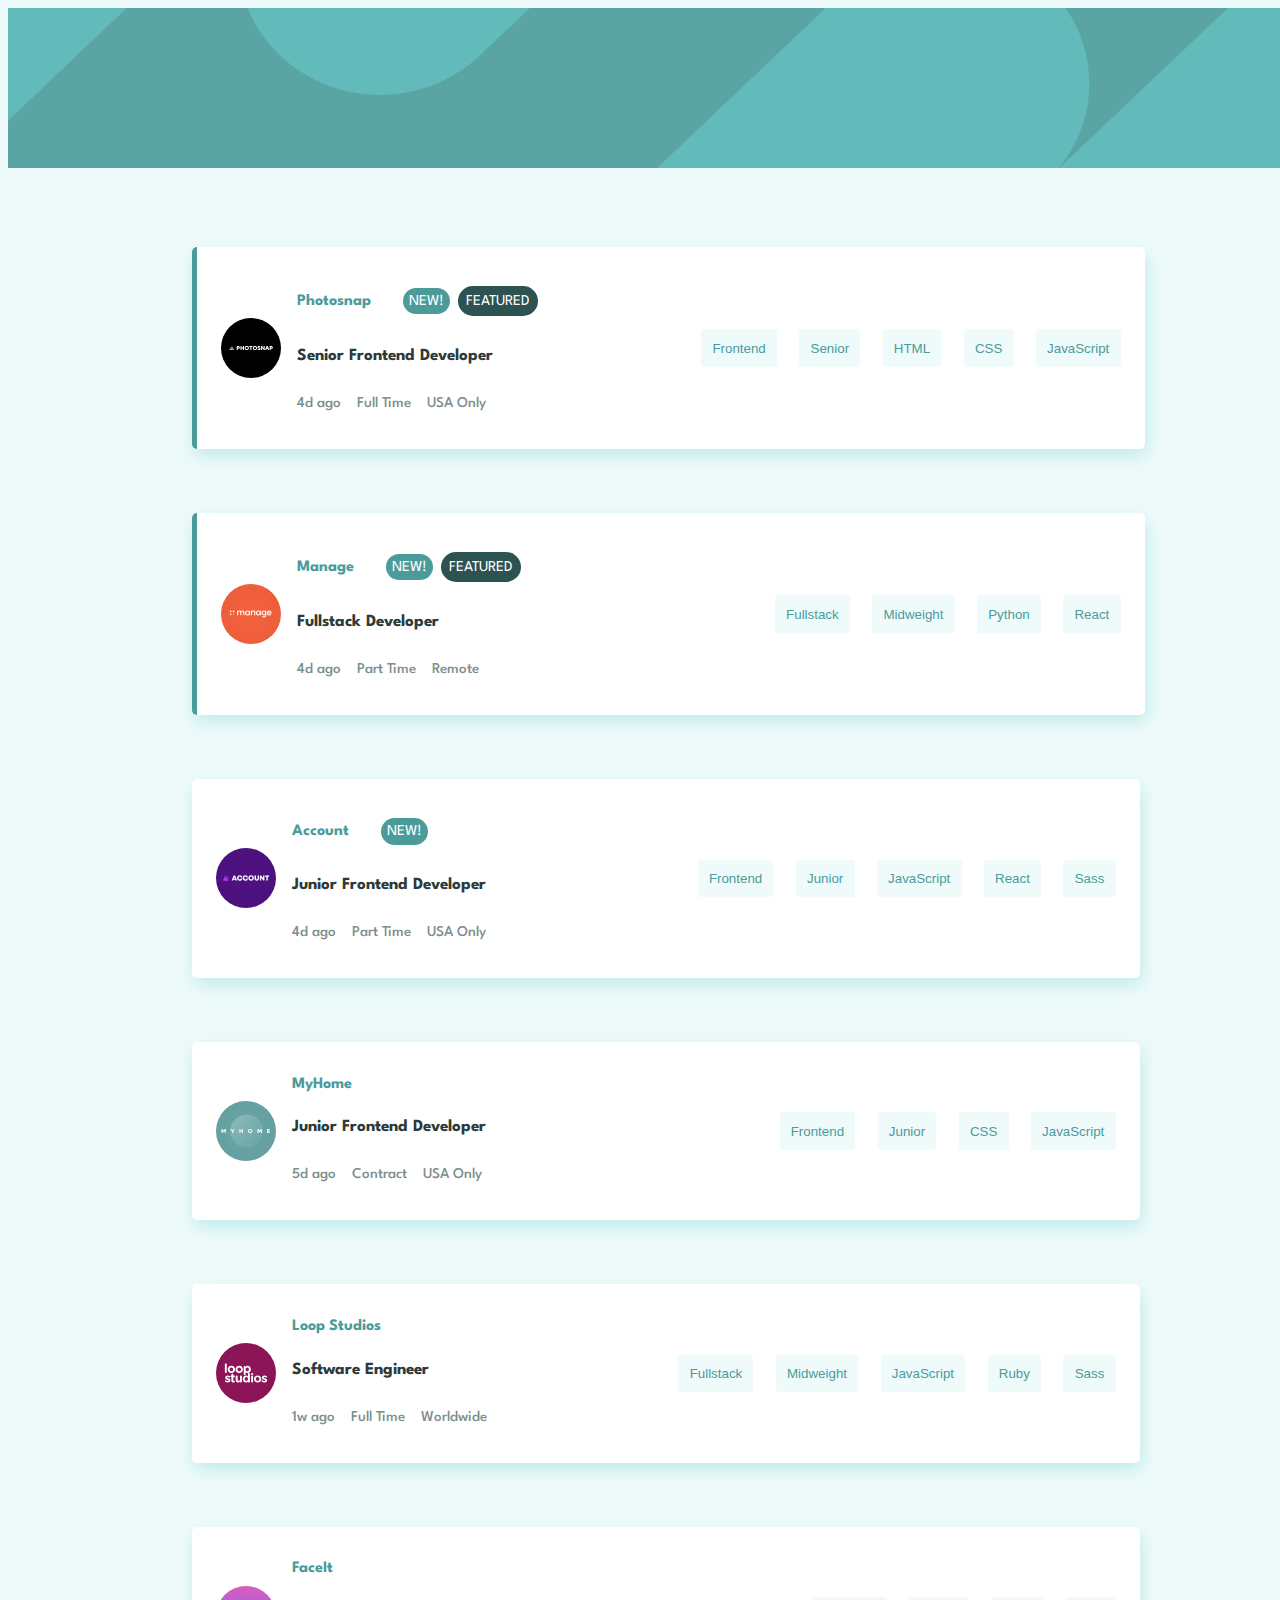
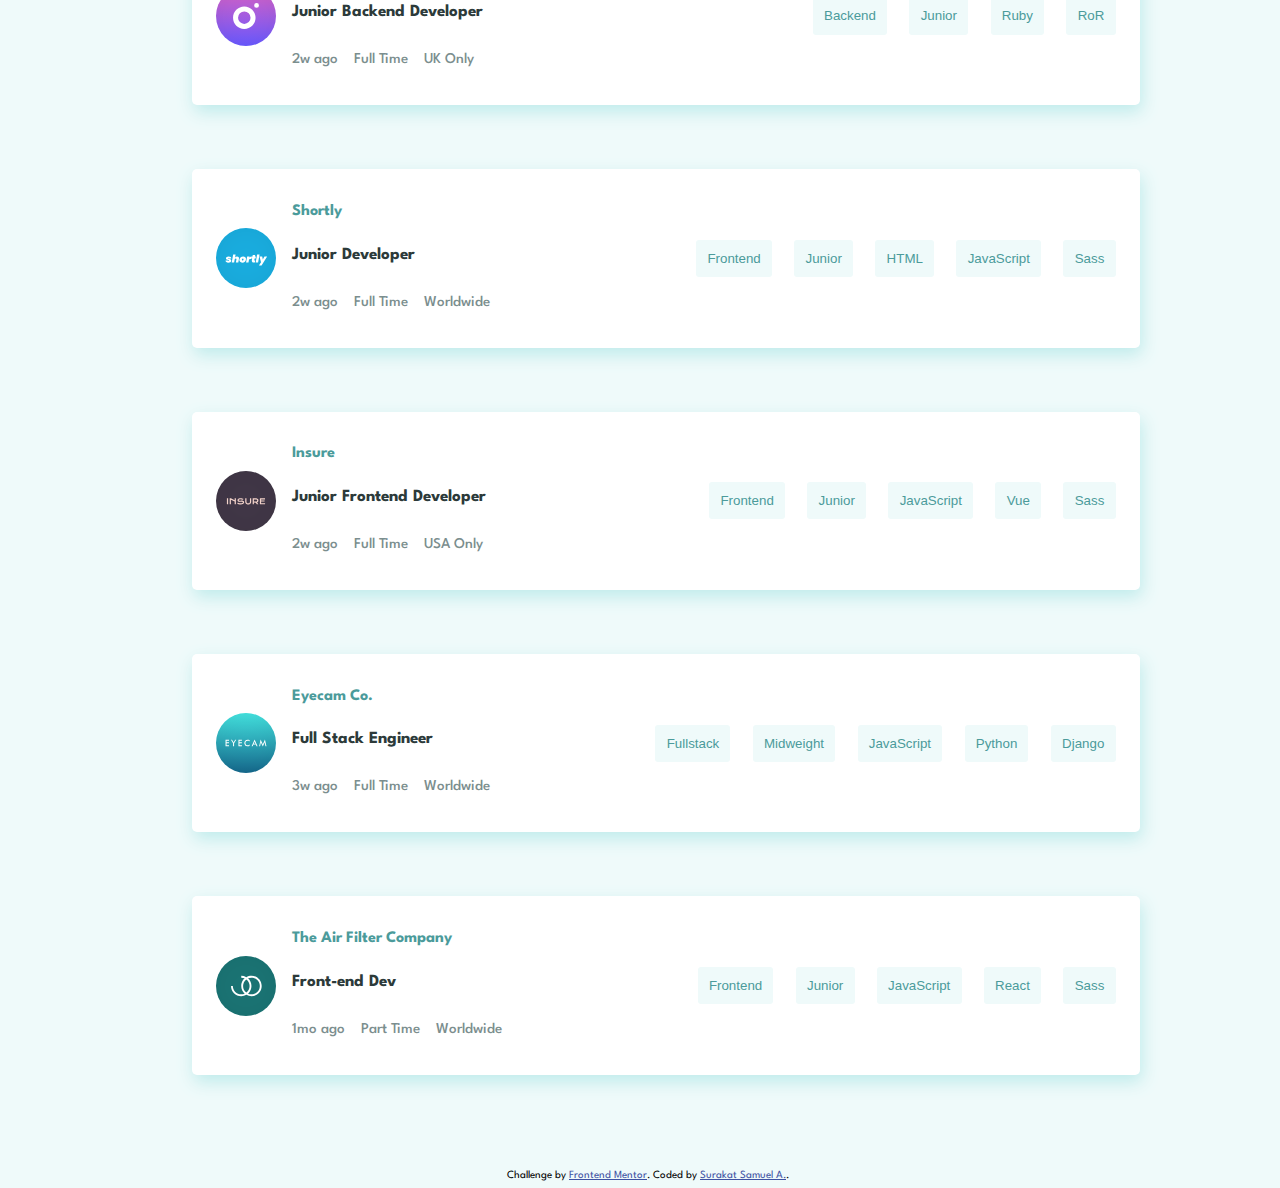
<file: joblisting/index.html>
<!DOCTYPE html>
<html lang="en">
<head>
    <meta charset="UTF-8">
    <meta name="viewport" content="width=device-width, initial-scale=1.0">
    <title>JobListing</title>
    <link rel="stylesheet" href="style.css">
    <link rel="stylesheet" href="script.js">
</head>
<body>
    <div>
        
  <header></header>
  <div class="container">
   <div class="filter">
<div class="filter-value"></div>
    <p class="clear">Clear</p>
   </div>
    <ul></ul>
    
  </div>
  <script src="script.js"></script>
  
    <div class="attribution">
        Challenge by <a href="https://www.frontendmentor.io?ref=challenge" target="_blank">Frontend Mentor</a>. 
        Coded by <a href="#">Surakat Samuel A.</a>.
    </div>


</body>
</html>
</file>
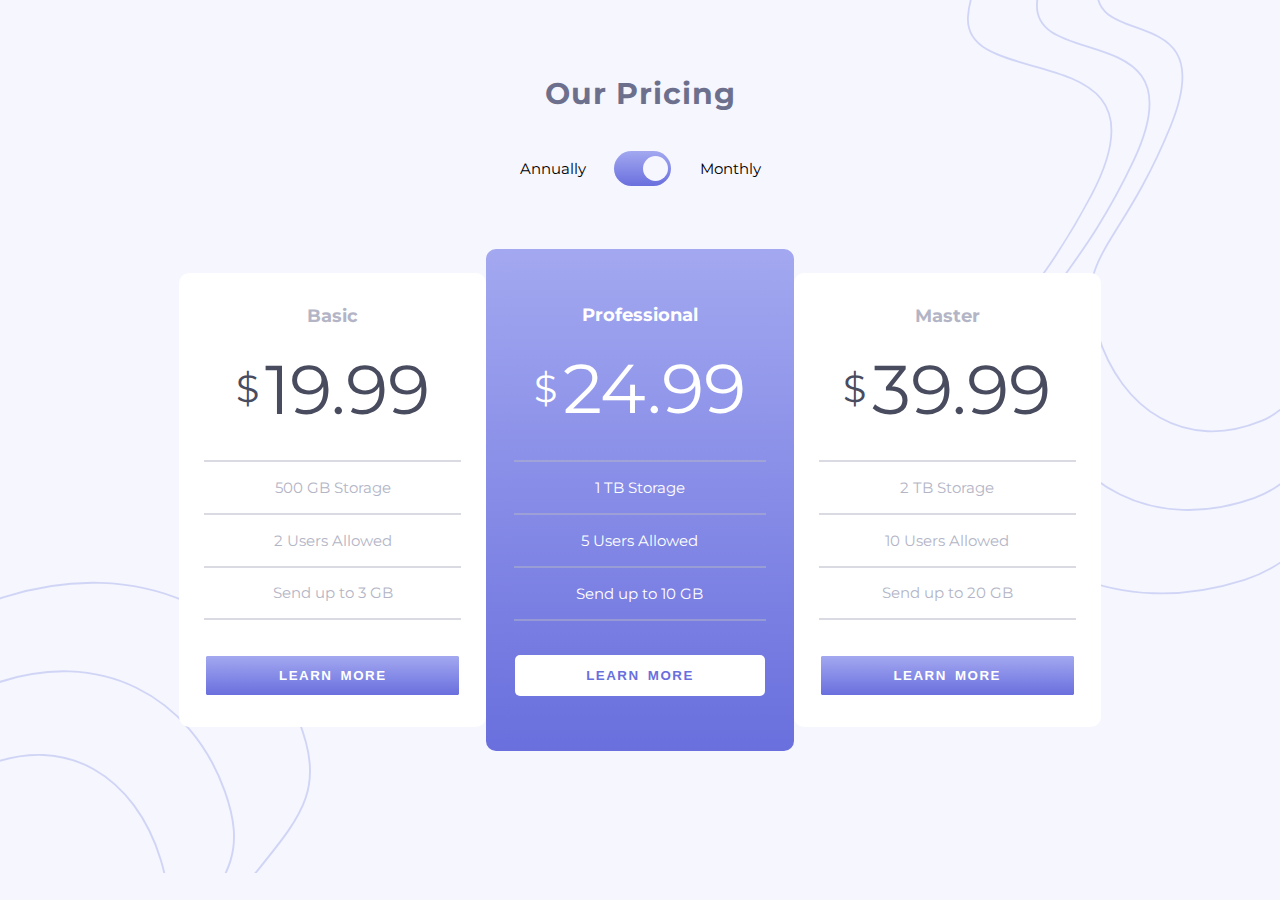
<file: pricingcomponent/index.html>
<!DOCTYPE html>
<html lang="en">

<head>
  <meta charset="UTF-8">
  <meta name="description" content="Frontend Mentor - Pricing Component With Toggle">
  <meta name="keywords" content="Pricing Component With Toggle, Frontend Mentor">
  <meta name="viewport" content="width=device-width, initial-scale=1.0">
  <link rel="icon" type="image/png" sizes="32x32" href="images/favicon-32x32.png">
  <link rel="stylesheet" href="style.css">
  <title>Pricing</title>

</head>

<body>
  <header>
    <h1> Our Pricing</h1>
    <nav>
      <p>Annually</p>
      <button class="toggle-area monthly">
        <div class="toggle-btn"></div>
      </button>
      <p>Monthly</p>
    </nav>
  </header>
  <main>
    <section class="pricing-container">
      <!-- Box 1 -->
      <article class="pricing container-1">
        <h2>Basic</h2>
        <p class="price-1"><span class="dollar-sign">&dollar;</span>19.99</p>
              <ul>
                <hr>
                <li> 500 GB Storage</li>
                <hr>
                <li> 2 Users Allowed</li>
                <hr>
                <li> Send up to 3 GB</li>
                <hr>
              </ul>
        <button>Learn more</button>
      </article>
      <!-- Box 2 -->
      <article class="pricing container-2">
              <h2>Professional</h2>
              <p class="price-2"> <span class="dollar-sign">&dollar;</span>24.99</p>
              <ul>
                <hr>
                <li> 1 TB Storage</li>
                <hr>
                <li> 5 Users Allowed</li>
                <hr>
                <li> Send up to 10 GB</li>
                <hr>
              </ul>
              <button>Learn more</button>
      </article>
      <!-- Box 3 -->
      <article class="pricing container-3">
        <h2>Master</h2>
        <p class="price-3"><span class="dollar-sign">&dollar;</span>39.99</p>
            <ul>
              <hr>
              <li> 2 TB Storage</li>
              <hr>
              <li>10 Users Allowed</li>
              <hr>
              <li> Send up to 20 GB</li>
              <hr>
            </ul>
            <button>Learn more</button>
      </article>
    </section>
  </main>

  <script src="script.js"></script>

</body>

</html>
</file>
<file: joblisting/style.css>
@import url("https://fonts.googleapis.com/css2?family=League+Spartan:wght@500;700&display=swap");


*::before,
*::after {
  box-sizing: border-box;
  margin: 0;
  padding: 0;
}

body {
  width: 100%;
  min-height: 100vh;
  background-color: hsl(180, 52%, 96%);
  font-size: 15px;
  font-family: "League Spartan", sans-serif;
}
header {
  background-color: hsl(180, 29%, 50%);
  background-image: url(./images/bg-header-mobile.svg);
  background-repeat: no-repeat;
  background-position: center;
  background-size: cover;
  height: 10rem;
  display: block;
}
.container {
  display: flex;
  flex-direction: column;
  
  justify-content: center;
  align-items: center;
  padding: 0 0 5rem 0;
}
ul {
  list-style: none;
}
.job {
  display: flex;
  flex-direction: column;
  background-color: #fff;
  max-width: 350px;
  margin-top: 4rem;
  border-radius: 5px;
  padding: 1.5rem;
  box-shadow: 2px 7px 17px 0px rgb(191, 235, 235);
}

#one1,
#one2 {
  border-left: 5px solid rgb(75, 155, 155);
}
.developer-details {
  
  position: relative;
  padding-top: 1rem;
  display: flex;
  flex-direction: column;
}
.avatar {
  position: absolute;
  top: -3.5rem;
  width: 60px;
  height: 60px;
}
.company {
  font-size: 16px;
  color: rgb(75, 155, 155);
}
.new {
  background-color: rgb(75, 155, 155);
  color: #fff;
  border-radius: 17px;
  text-transform: uppercase;
  padding: 0.4rem;
}
.featured {
  text-transform: uppercase;
  padding: 0.5rem;
  border-radius: 18px;
  color: #fff;
  background-color: hsl(180, 29%, 25%);
}
.company-wrap {
  display: flex;
  align-items: center;
  gap: 2rem;
}
.new-wrap {
  display: flex;
  align-items: center;
  gap: 0.5rem;
  text-align: center;
}
.position-wrap {
  margin: 1rem 0;
}
.position {
  color: hsl(180, 14%, 20%);
  font-weight: 700;
  font-size: 17px;
}
.contract-wrap {
  display: flex;
  align-items: center;
  gap: 1rem;
  font-weight: 500;
  color: hsl(180, 8%, 52%);
}
.contract {
  display: flex;
  align-items: center;
  justify-content: center;
  
}

.developer-skills {
  display: flex;
  align-items: center;
  column-gap: 1.4rem;
  row-gap: 1rem;
  flex-wrap: wrap;
  font-weight: 700;
  border-top: 1px solid gray;
  margin-top: 1rem;
  padding-top: 1rem;
}
.skills,
.tools,
.role,
.level {
  border: 0;
  padding: 0.7rem;
  border-radius: 3px;
  color: rgb(75, 155, 155);
  background-color: hsl(180, 52%, 96%);
}
.filter{
  position: relative;
  top: -2rem;
  width: 100%;
  padding: 1rem;
  display: flex;
  align-items: center;
  justify-content: space-between;
  border-radius: 5px;
  display: none;
  background-color: #fff;
   max-width: 350px;
    box-shadow: 2px 7px 17px 0px rgb(191, 235, 235);
  
}
.filtered{
  display: none;
   
}
.filter-value {
  display: flex;
  gap: 1rem;
  flex-wrap: wrap;
  border-radius: 5px;
}
.filter-value li {
  list-style: none;
  display: flex;
  justify-content: space-between;
  border-radius: 5px;
  color: rgb(75, 155, 155);
  background-color: hsl(180, 52%, 96%);
}
.search{
  padding: 0.5rem;
   font-weight: 500;
}
.filter img {
  background-color: rgb(75, 155, 155);
  max-width: 100%;
  display: block;
  padding: 0.5rem;
  border-top-right-radius: 5px;
  border-bottom-right-radius: 5px;
}
.clear{
  padding: 0;
  font-weight: 500;
}

.attribution {
  font-size: 11px;
  text-align: center;
}
.attribution a {
  color: hsl(228, 45%, 44%);
}
@media (min-width: 70rem) {
  header {
    background-image: url(./images/bg-header-desktop.svg);
  }
  .filter {
      min-width: 900px;
  }
  .filter img:hover{
    background-color: black;
    cursor: pointer;
  }
  .position:hover,.clear:hover{
    cursor: pointer;
    color: rgb(75, 155, 155);
  }
  .clear:hover{
border-bottom: 1px solid ;

  }
  .skills:hover,.tools:hover,.role:hover,
.level:hover{
    cursor: pointer;
    color: #fff;
    background-color: rgb(75, 155, 155);
  }
  .developer-details {
    flex-direction: row;
    gap: 1rem;
    align-items: center;
    padding-top: 0;
  }
  .job {
    min-width: 900px;
    flex-direction: row;
    align-items: center;
    justify-content: space-between;
  }
  .avatar {
    position: relative;
    top: auto;
    /* height: 60px; */
  }
  .position-wrap {
    margin: 0.5rem 0;
  }
  .developer-skills {
    border: 0;
    margin-top: 0;
    padding-top: 0;
  }
}
</file>
<file: pricingcomponent/style.css>
@import url("https://fonts.googleapis.com/css2?family=Montserrat:wght@700&display=swap");

:root {
  --gradient: hsl(236, 72%, 79%), hsl(237, 63%, 64%);
  --purple: hsl(237, 63%, 64%);
  --very-light-grayish-blue: hsl(240, 78%, 98%);
  --light-grayish-blue: hsl(234, 14%, 74%);
  --grayish-blue: hsl(233, 13%, 49%);
  --dark-grayish-blue: hsl(232, 13%, 33%);
  --white: white;
  --body-font: "Montserrat", sans-serif;
  --transition: all ease-in-out 0.3s;
}

* {
  margin: 0;
  padding: 0;
}

html {
  font-size: 15px;
}

body {
  -ms-overflow-style: none; /* for Internet Explorer, Edge */
  scrollbar-width: none; /* for Firefox */
  overflow-y: scroll;
  box-sizing: border-box;
  font-family: var(--body-font);
  background-color: var(--very-light-grayish-blue);
  background-image: url("images/bg-top.svg"), url("images/bg-bottom.svg");
  background-repeat: no-repeat, no-repeat;
  background-size: 26.5%, 26.5%;
  background-position: top 0 right -1rem, bottom -4.7rem left -1.9rem;
}

body::-webkit-scrollbar {
  display: none; /* for Chrome, Safari, and Opera */
}

main {
  width: 100%;
  margin: 0 auto;
  text-align: center;
  margin-top: 5rem;
  margin-bottom: 5rem;
}

h1 {
  color: var(--grayish-blue);
  font-size: 2rem;
  font-weight: 700;
  letter-spacing: 1px;
}
header {
  display: flex;
  flex-direction: column;
  margin: 0 auto;
  justify-content: center;
  align-items: center;
  padding: 5rem;
  padding-bottom: 0;
  gap: 2.6rem;
}
/* Toggle Section */
nav {
  display: inline-flex;
  flex-direction: row;
  gap: 1.9rem;
  align-items: center;
}

.toggle-area {
  border: none;
  position: relative;
  display: inline-flex;
  align-items: center;
  cursor: pointer;
  width: 3.8rem;
  height: 2.3rem;
  border-radius: 25px;
  background: linear-gradient(var(--gradient));
}

.toggle-btn {
  cursor: pointer;
  position: relative;
  width: 1.7rem;
  height: 1.7rem;
  margin: 5%;
  border-radius: 50%;
  background-color: var(--very-light-grayish-blue);
}

.toggle-area.monthly {
  justify-content: flex-end;
  align-content: flex-end;
}

.toggle-area.anually {
  justify-content: flex-start;
  align-content: flex-start;
}

.toggle-section p {
  color: var(--light-grayish-blue);
}

/* Pricing Section */

.pricing-container {
  display: grid;
  width: 72%;
  grid-template-columns: repeat(3, 1fr);
  margin: 0 auto;
  margin-top: 5.8rem;
}

.pricing {
  display: grid;
  grid-template-columns: 1fr;
  align-items: center;
  border-radius: 10px;
  padding: 2.1rem 0.8rem;
}

.container-2 {
  background: linear-gradient(var(--gradient));
  color: var(--white);
  margin-top: -1.6rem;
  margin-bottom: -1.6rem;
  padding: 3rem 1rem;
}
.container-1,
.container-3 {
  background-color: var(--white);
  gap: 1.3rem;
}

.pricing h2 {
  font-size: 1.23rem;
  font-weight: 700;
}

.container-1 h2,
.container-1 li,
.container-3 h2,
.container-3 li {
  color: var(--light-grayish-blue);
}
.pricing p {
  display: flex;
  align-items: center;
  gap: 6px;
  margin: 0 auto;
  font-size: 4.6rem;
}

.dollar-sign {
  font-size: 2.5rem;
}

.container-1 p,
.container-3 p {
  color: var(--dark-grayish-blue);
}

hr {
  width: 90%;
  border-width: 0.5px;
  margin: 0 auto;
  border-color: transparent;
  border-color: var(--light-grayish-blue);
  border-style: solid;
  opacity: 0.5;
}
.pricing ul {
  list-style: none;
  margin-top: 10px;
}

.pricing ul li {
  padding: 1.06rem;
}

.pricing button {
  cursor: pointer;
  width: 90%;
  margin: 0 auto;
  margin-top: 1rem;
  border-radius: 5px;
  border-color: transparent;
  border-style: solid;
  border-width: 1px;
  padding: 0.8rem;
  text-transform: uppercase;
  letter-spacing: 1.5px;
  word-spacing: 3px;
  font-weight: 700;
  text-align: center;
}

.container-2 button {
  color: var(--purple);
  background-color: var(--white);
}
.container-1 button,
.container-3 button {
  color: var(--white);
  background: linear-gradient(var(--gradient));
  background-repeat: no-repeat;
}
.container-1 button,
.container-3 button,
.container-2 button {
  transition: var(--transition);
}
@media (hover: hover) {
  .container-1 button:hover,
  .container-3 button:hover {
    background: transparent;
    border-color: var(--light-grayish-blue);
    color: var(--purple);
    border-width: 1px;
    transition: var(--transition);
  }
  .container-2 button:hover {
    background-color: transparent;
    border-color: var(--white);
    color: var(--white);
    border-width: 1px;
    transition: var(--transition);
  }
}

@media screen and (max-width: 1025px) {
  .pricing-container {
    width: 50%;
    grid-template-columns: 1fr;
    margin-top: 5.8rem;
    gap: 5rem;
  }

  .container-2 {
    margin-top: initial;
    margin-bottom: initial;
  }
  .container-2 ul li {
    padding: 1.06rem;
  }

  .container-2 h2 {
    padding-top: initial;
  }
  .container-2 p {
    margin-top: initial;
  }
}

@media screen and (max-width: 800px) {
  body {
    background-size: 80%, 26.5%;
    background-position: top 0 right -10rem, bottom -4.7rem left -1.9rem;
  }
  .pricing-container {
    width: 60%;
  }
}

@media screen and (max-width: 600px) {
  .pricing-container {
    width: 90%;
  }
}
</file>
